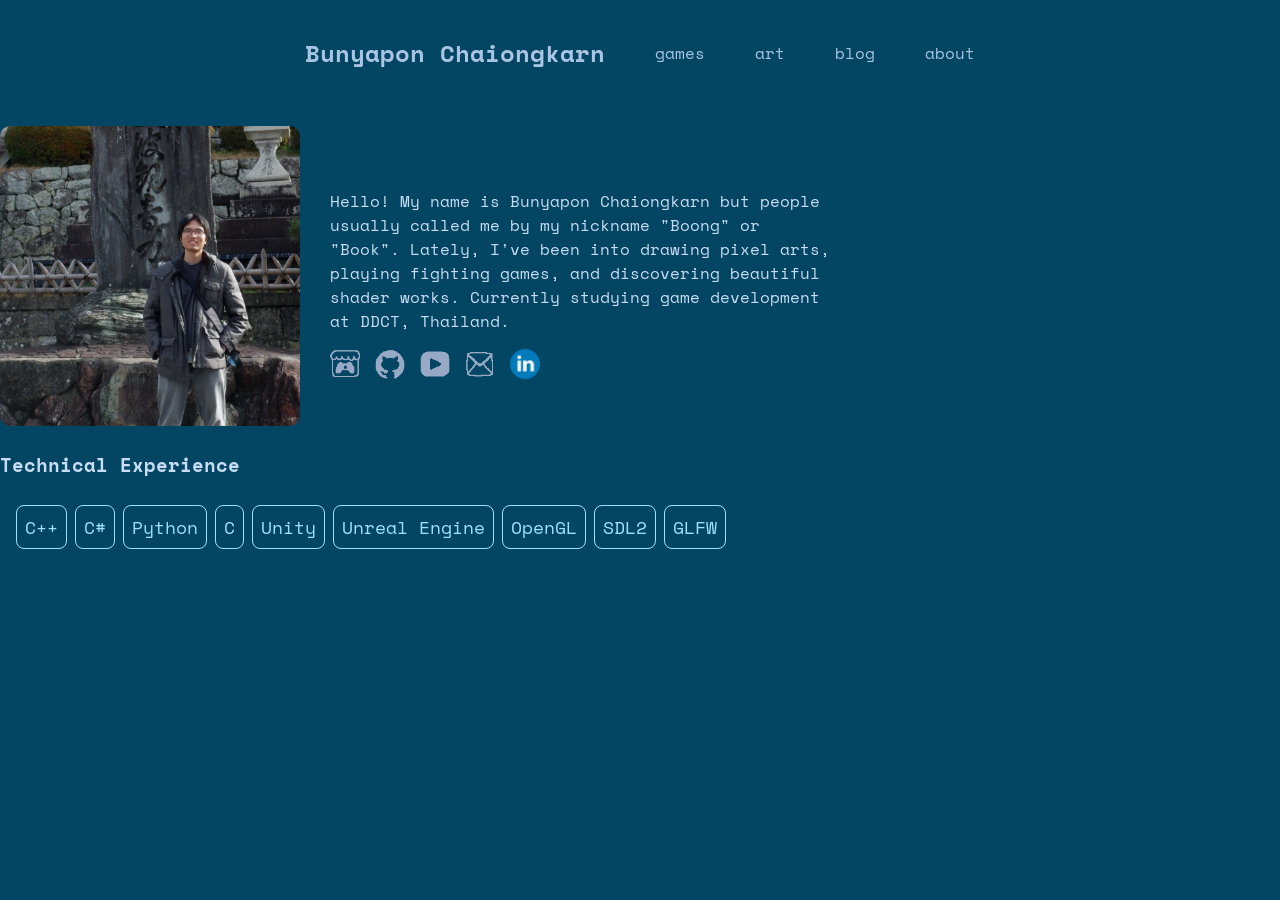
<file: about.html>
<!DOCTYPE html>
<html>
    <head>
    <meta charset="UTF-8">
    <meta http-equiv="X-UA-Compatible" content="IE=edge">
    <meta name="viewport" content="width=device-width, initial-scale=1.0">
    <title>Bunyapon Chaiongkarn</title>
    <link rel="stylesheet" href="style.css">
    <link href="https://fonts.googleapis.com/css2?family=Space+Mono:wght@400;700&display=swap" rel="stylesheet">
</head>
    <body>
        <div class="wrapper">
            <nav class="navbar">
                
                <ul>
                    <h2><a href="index.html">Bunyapon Chaiongkarn</a></h2>
                    <li><a href="index.html">games</a></li>
                    <li><a href="art.html">art</a></li>
                    <li><a href="blog.html">blog</a></li>
                    <li><a href="about.html">about</a></li>
                </ul>
            </nav>

            <div class="picture">
                <a target="_blank" href="images/pfp2.jpg">
                    <img class="profile-img" src="images/pfp2.jpg" alt="profile">
                </a>

                <div class="profile-text">
                    <p>Hello! My name is Bunyapon Chaiongkarn but people usually called me by my nickname "Boong" or "Book". 
                        Lately, I've been into drawing pixel arts, playing fighting games, and discovering beautiful shader works.
                        Currently studying game development at DDCT, Thailand.</p>

                    <div class="contact">
                        <ul>
                            <li>
                                <a href="https://elcappu.itch.io/" target="_blank">
                                    <img class="socials" src="images/itch.png">
                                </a>
                            </li>
                            <li>
                                <a href="https://github.com/ElCappucino/" target="_blank">
                                    <img class="socials" src="images/github.png">
                                </a>
                            </li>
                            <li>
                                <a href="https://www.youtube.com/@bunyaponchaiongkarn8258" target="_blank">
                                    <img class="socials" src="images/youtube.png">
                                </a>
                            </li>
                            <li>
                                <a href="mailto:boong2547bunyapon@gmail.com" target="_blank">
                                    <img class="socials" src="images/mail.png">
                                </a>
                            </li>

                            <li>
                                <a href="https://www.linkedin.com/in/bunyapon-chaiongkarn-63207a315/" target="_blank">
                                    <img class="socials" src="images/linkedin.png">
                                </a>
                            </li>
                            
                        </ul>
                    </div>
                </div>
                
            </div>
            <div class="technical-experience">
                    <h3>Technical Experience</h3>

                    <ul class="badge-list">
                        <li class="badge">C++</li>
                        <li class="badge">C#</li>
                        <li class="badge">Python</li>
                        <li class="badge">C</li>
                        <li class="badge">Unity</li>
                        <li class="badge">Unreal Engine</li>
                        <li class="badge">OpenGL</li>
                        <li class="badge">SDL2</li>
                        <li class="badge">GLFW</li>
                    </ul> 
                </div>

        </div>
    </body>

    <script src="https://cdnjs.cloudflare.com/ajax/libs/gsap/3.12.1/gsap.min.js"></script>

    <!-- <script>
        window.onload = function() {
            gsap.to(".wrapper", {
                duration: 0.8,
                opacity: 1,
                y: 0,
                stagger: 0.2,
                ease: "power3.out"
            });
        };
    </script> -->

    <script>
        window.addEventListener("load", function () {

            gsap.to(".wrapper", {
                duration: 0.8,
                opacity: 1,
                y: 0,
                ease: "power3.out"
            });
        
            document.querySelectorAll("a").forEach(link => {
            
                if (link.target === "_blank") return;
            
                link.addEventListener("click", function(e){
                
                    if (link.hostname !== window.location.hostname) return;
                
                    e.preventDefault();
                    const url = link.href;
                
                    gsap.to(".wrapper", {
                        duration: 0.5,
                        opacity: 0,
                        y: -30,
                        ease: "power2.in",
                        onComplete: () => window.location = url
                    });
                
                });
            
            });
        
        });
    </script>
</html>
</file>
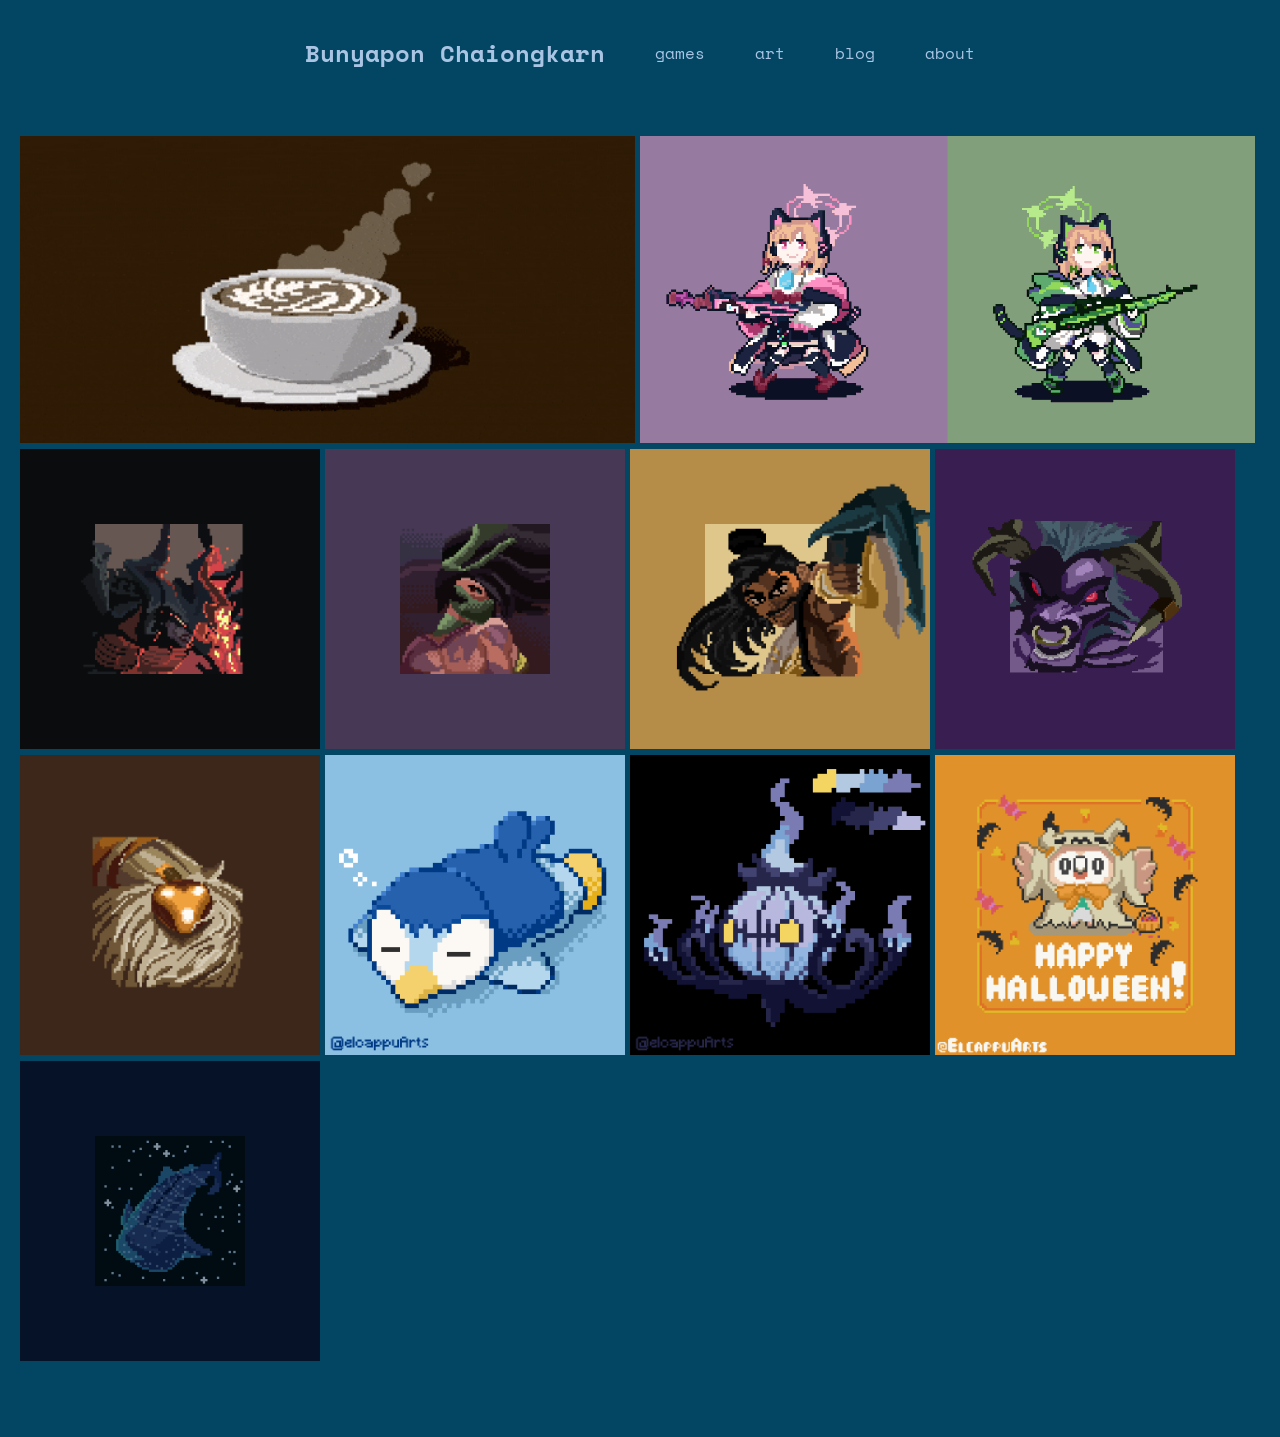
<file: art.html>
<!DOCTYPE html>
<html>
    <head>
    <meta charset="UTF-8">
    <meta http-equiv="X-UA-Compatible" content="IE=edge">
    <meta name="viewport" content="width=device-width, initial-scale=1.0">
    <title>Bunyapon Chaiongkarn</title>
    <link rel="stylesheet" href="style.css">
    <link href="https://fonts.googleapis.com/css2?family=Space+Mono:wght@400;700&display=swap" rel="stylesheet">
</head>
    <body>
        <div class="wrapper">
            <nav class="navbar">
                
                <ul>
                    <h2><a href="index.html">Bunyapon Chaiongkarn</a></h2>
                    <li><a href="index.html">games</a></li>
                    <li><a href="art.html">art</a></li>
                    <li><a href="blog.html">blog</a></li>
                    <li><a href="about.html">about</a></li>
                </ul>
            </nav>

            <main>
                <div class="arts-container">
                    <ul>
                        <li>
                            <a href="images/arts/coffee-gif.gif" target="_blank">
                                <img class="arts-huge" src="images/arts/coffee-gif.gif">
                            </a>
                        </li>
                        <li>
                            <a href="images/arts/gamedevgirl-ba.png" target="_blank">
                                <img class="arts-huge" src="images/arts/gamedevgirl-ba.png">
                            </a>
                        </li>
                        <li>
                            <a href="images/arts/aatrox.png" target="_blank">
                                <img class="arts" src="images/arts/aatrox.png">
                            </a>
                        </li>
                        
                        <li>
                            <a href="images/arts/akali.png" target="_blank">
                                <img class="arts" src="images/arts/akali.png">
                            </a>
                        </li>
                        <li>
                            <a href="images/arts/akshan.png" target="_blank">
                                <img class="arts" src="images/arts/akshan.png">
                            </a>
                        </li>
                        <li>
                            <a href="images/arts/alistar.png" target="_blank">
                                <img class="arts" src="images/arts/alistar.png">
                            </a>
                        </li>
                        <li>
                            <a href="images/arts/bard.png" target="_blank">
                                <img class="arts" src="images/arts/bard.png">
                            </a>
                        </li>
                        <li>
                            <a href="images/arts/pochama.png" target="_blank">
                                <img class="arts" src="images/arts/pochama.png">
                            </a>
                        </li>
                        <li>
                            <a href="images/arts/chandelure.png" target="_blank">
                                <img class="arts" src="images/arts/chandelure.png">
                            </a>
                        </li>
                        <li>
                            <a href="images/arts/halloween-poke.png" target="_blank">
                                <img class="arts" src="images/arts/halloween-poke.png">
                            </a>
                        </li>
                        
                        <li>
                            <a href="images/arts/whaleshark.png" target="_blank">
                                <img class="arts" src="images/arts/whaleshark.png">
                            </a>
                        </li>
                        
                    </ul>
                </div>
            </main>
        </div>
    </body>

    <script src="https://cdnjs.cloudflare.com/ajax/libs/gsap/3.12.1/gsap.min.js"></script>


    <script>
        window.addEventListener("load", function () {

            gsap.to(".wrapper", {
                duration: 0.8,
                opacity: 1,
                y: 0,
                ease: "power3.out"
            });
        
            document.querySelectorAll("a").forEach(link => {
            
                if (link.target === "_blank") return;
            
                link.addEventListener("click", function(e){
                
                    if (link.hostname !== window.location.hostname) return;
                
                    e.preventDefault();
                    const url = link.href;
                
                    gsap.to(".wrapper", {
                        duration: 0.5,
                        opacity: 0,
                        y: -30,
                        ease: "power2.in",
                        onComplete: () => window.location = url
                    });
                
                });
            
            });
        
        });
    </script>
</html>
</file>
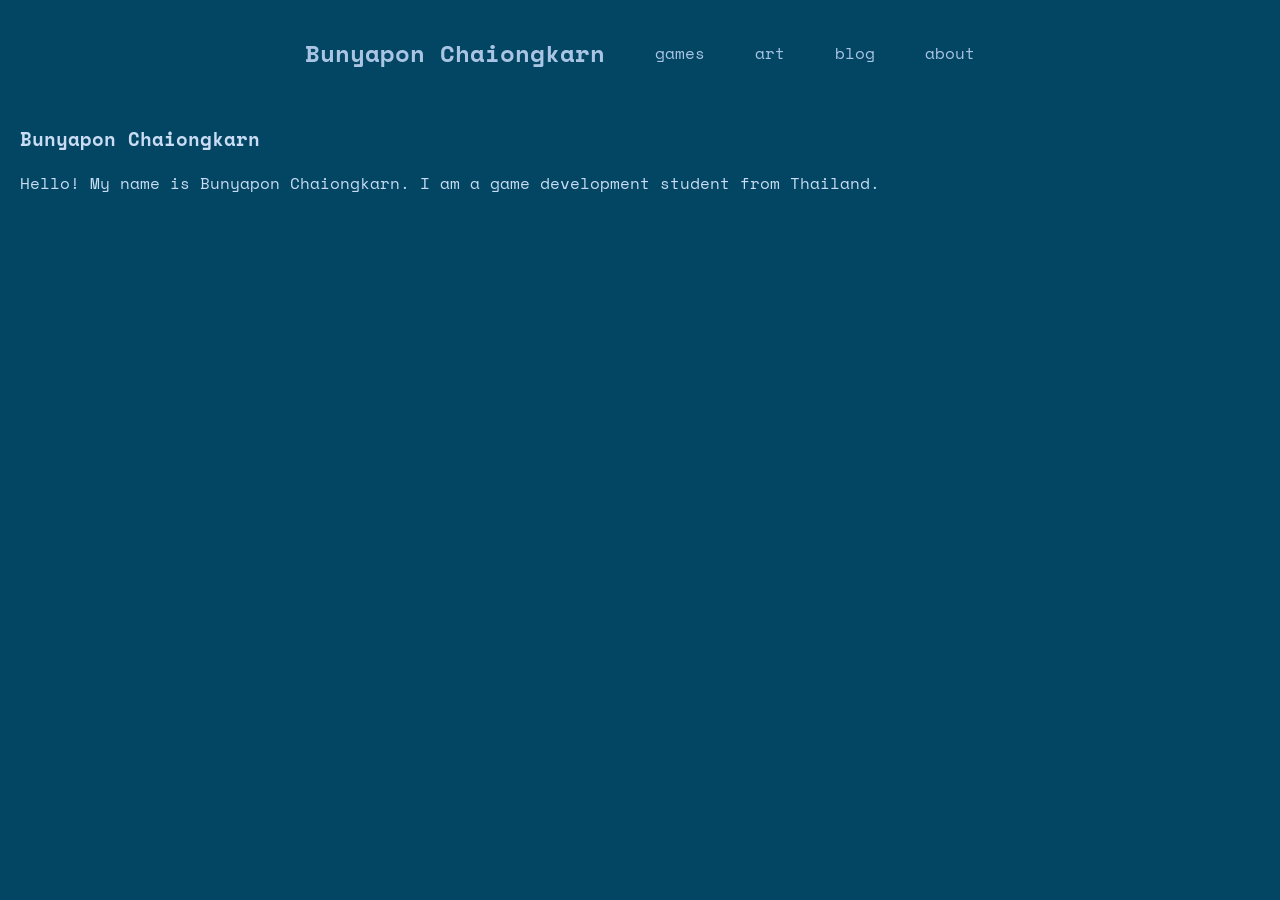
<file: blog.html>
<!DOCTYPE html>
<html>
    <head>
    <meta charset="UTF-8">
    <meta http-equiv="X-UA-Compatible" content="IE=edge">
    <meta name="viewport" content="width=device-width, initial-scale=1.0">
    <title>Bunyapon Chaiongkarn</title>
    <link rel="stylesheet" href="style.css">
    <link href="https://fonts.googleapis.com/css2?family=Space+Mono:wght@400;700&display=swap" rel="stylesheet">
</head>
    <body>
        <div class="wrapper">
            <nav class="navbar">
                
                <ul>
                    <h2><a href="index.html">Bunyapon Chaiongkarn</a></h2>
                    <li><a href="index.html">games</a></li>
                    <li><a href="art.html">art</a></li>
                    <li><a href="blog.html">blog</a></li>
                    <li><a href="about.html">about</a></li>
                </ul>
            </nav>

            <main>
                <h3>Bunyapon Chaiongkarn</h3>
                <p>Hello! My name is Bunyapon Chaiongkarn. I am a game development student from Thailand.</p>
            </main>
        </div>
    </body>

    <script src="https://cdnjs.cloudflare.com/ajax/libs/gsap/3.12.1/gsap.min.js"></script>


    <script>
        window.addEventListener("load", function () {

            gsap.to(".wrapper", {
                duration: 0.8,
                opacity: 1,
                y: 0,
                ease: "power3.out"
            });
        
            document.querySelectorAll("a").forEach(link => {
            
                if (link.target === "_blank") return;
            
                link.addEventListener("click", function(e){
                
                    if (link.hostname !== window.location.hostname) return;
                
                    e.preventDefault();
                    const url = link.href;
                
                    gsap.to(".wrapper", {
                        duration: 0.5,
                        opacity: 0,
                        y: -30,
                        ease: "power2.in",
                        onComplete: () => window.location = url
                    });
                
                });
            
            });
        
        });
    </script>
</html>
</file>
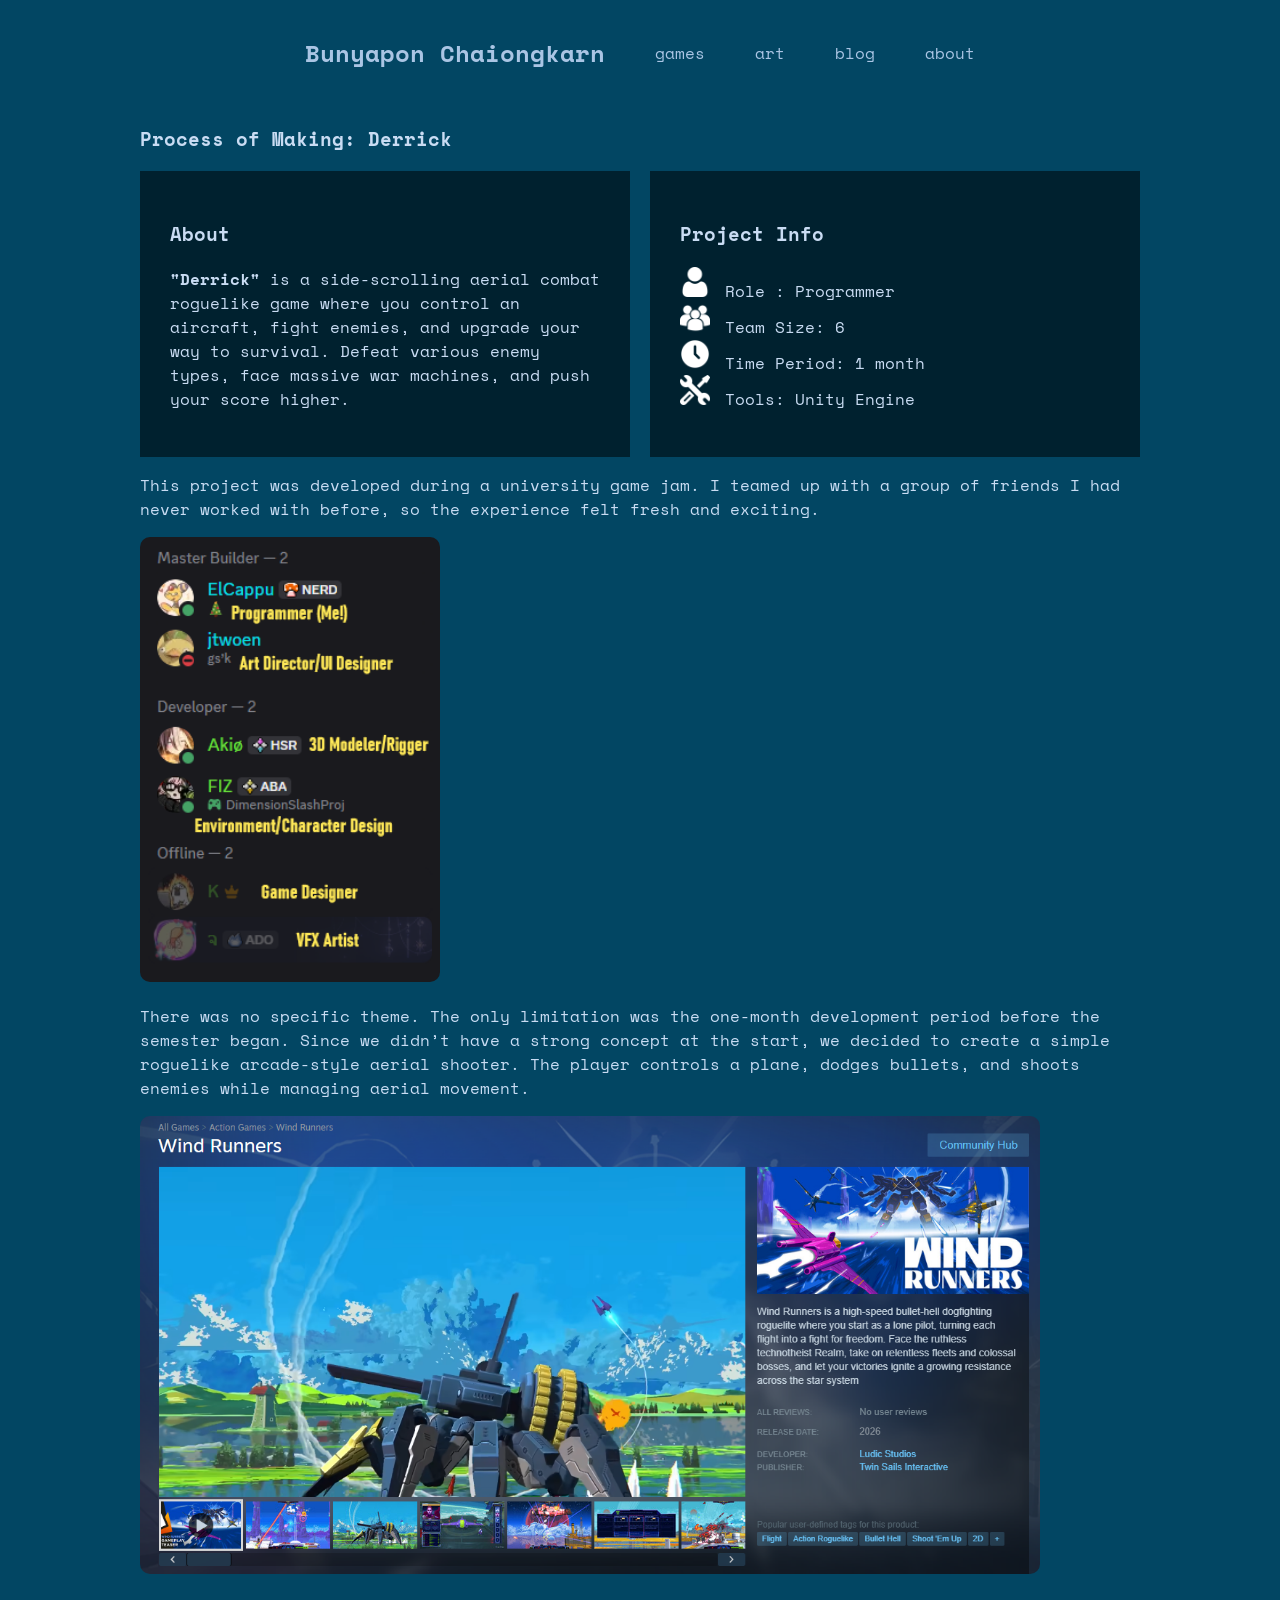
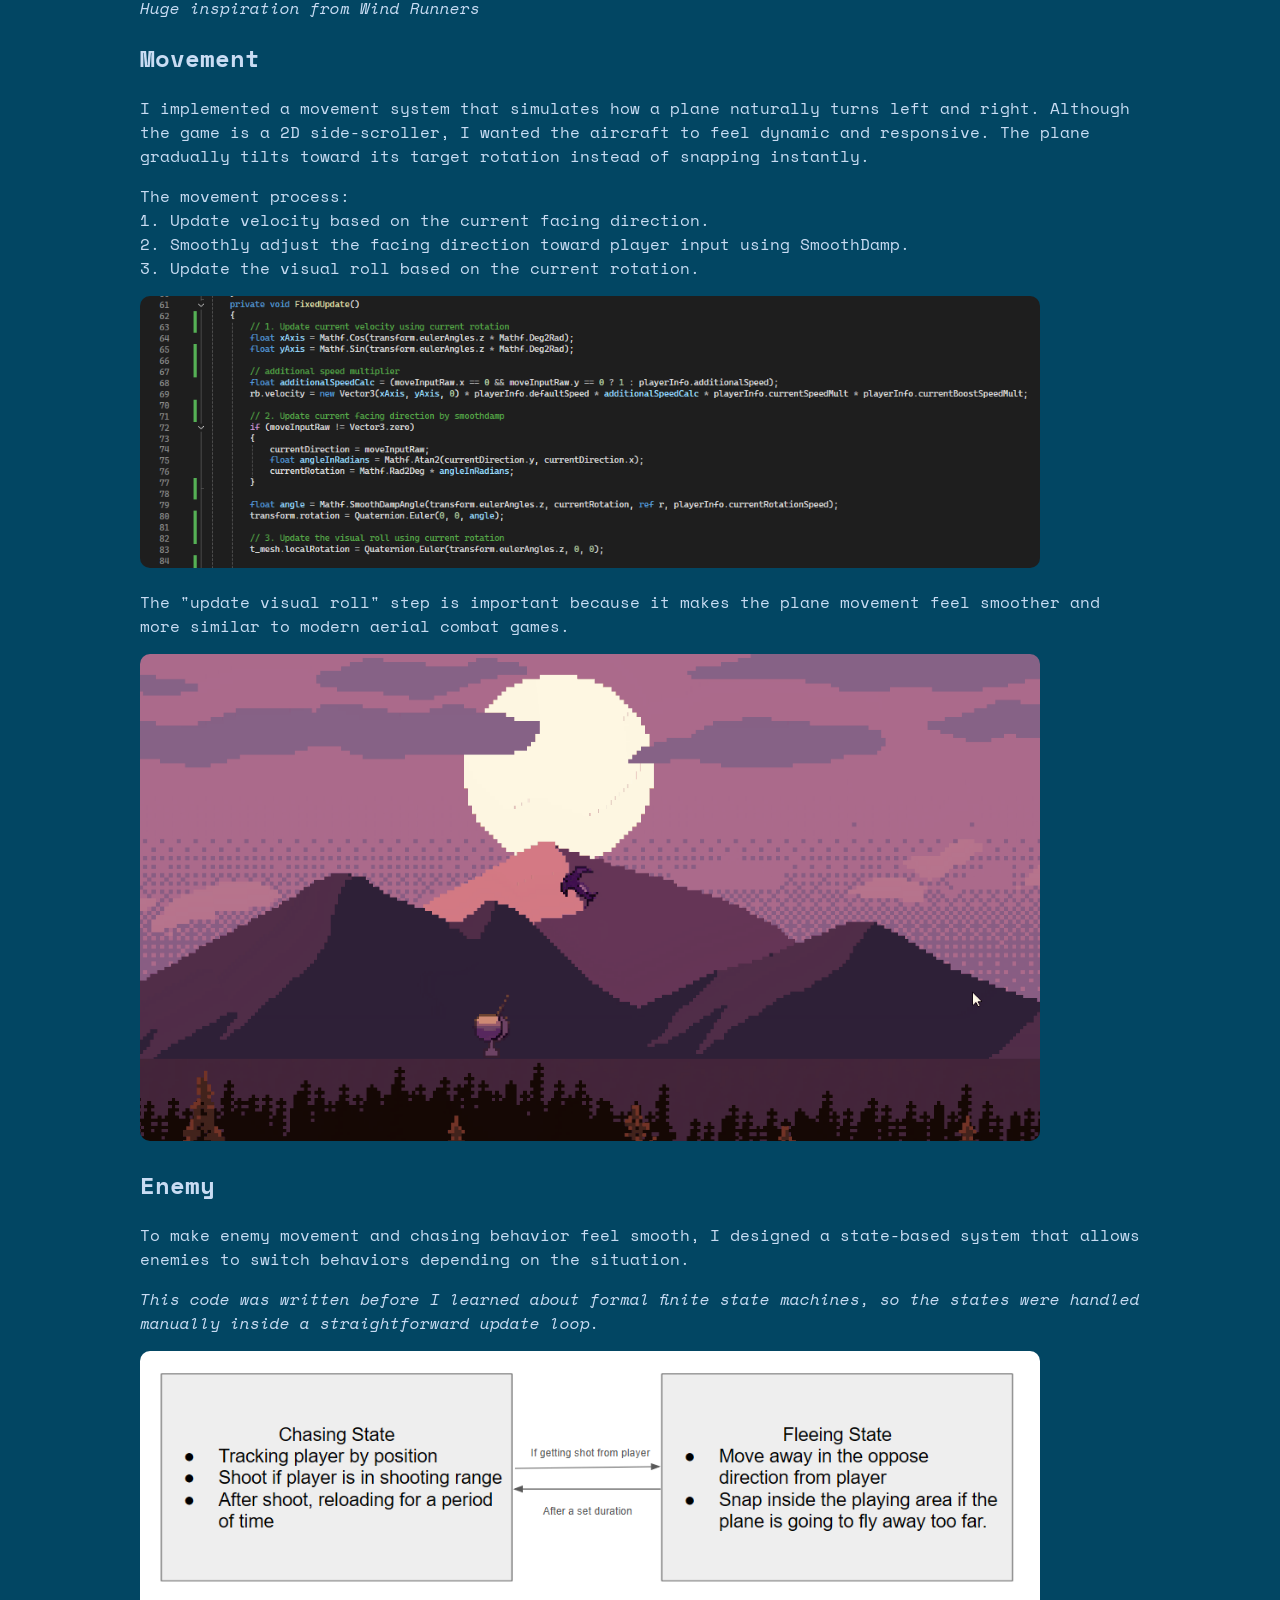
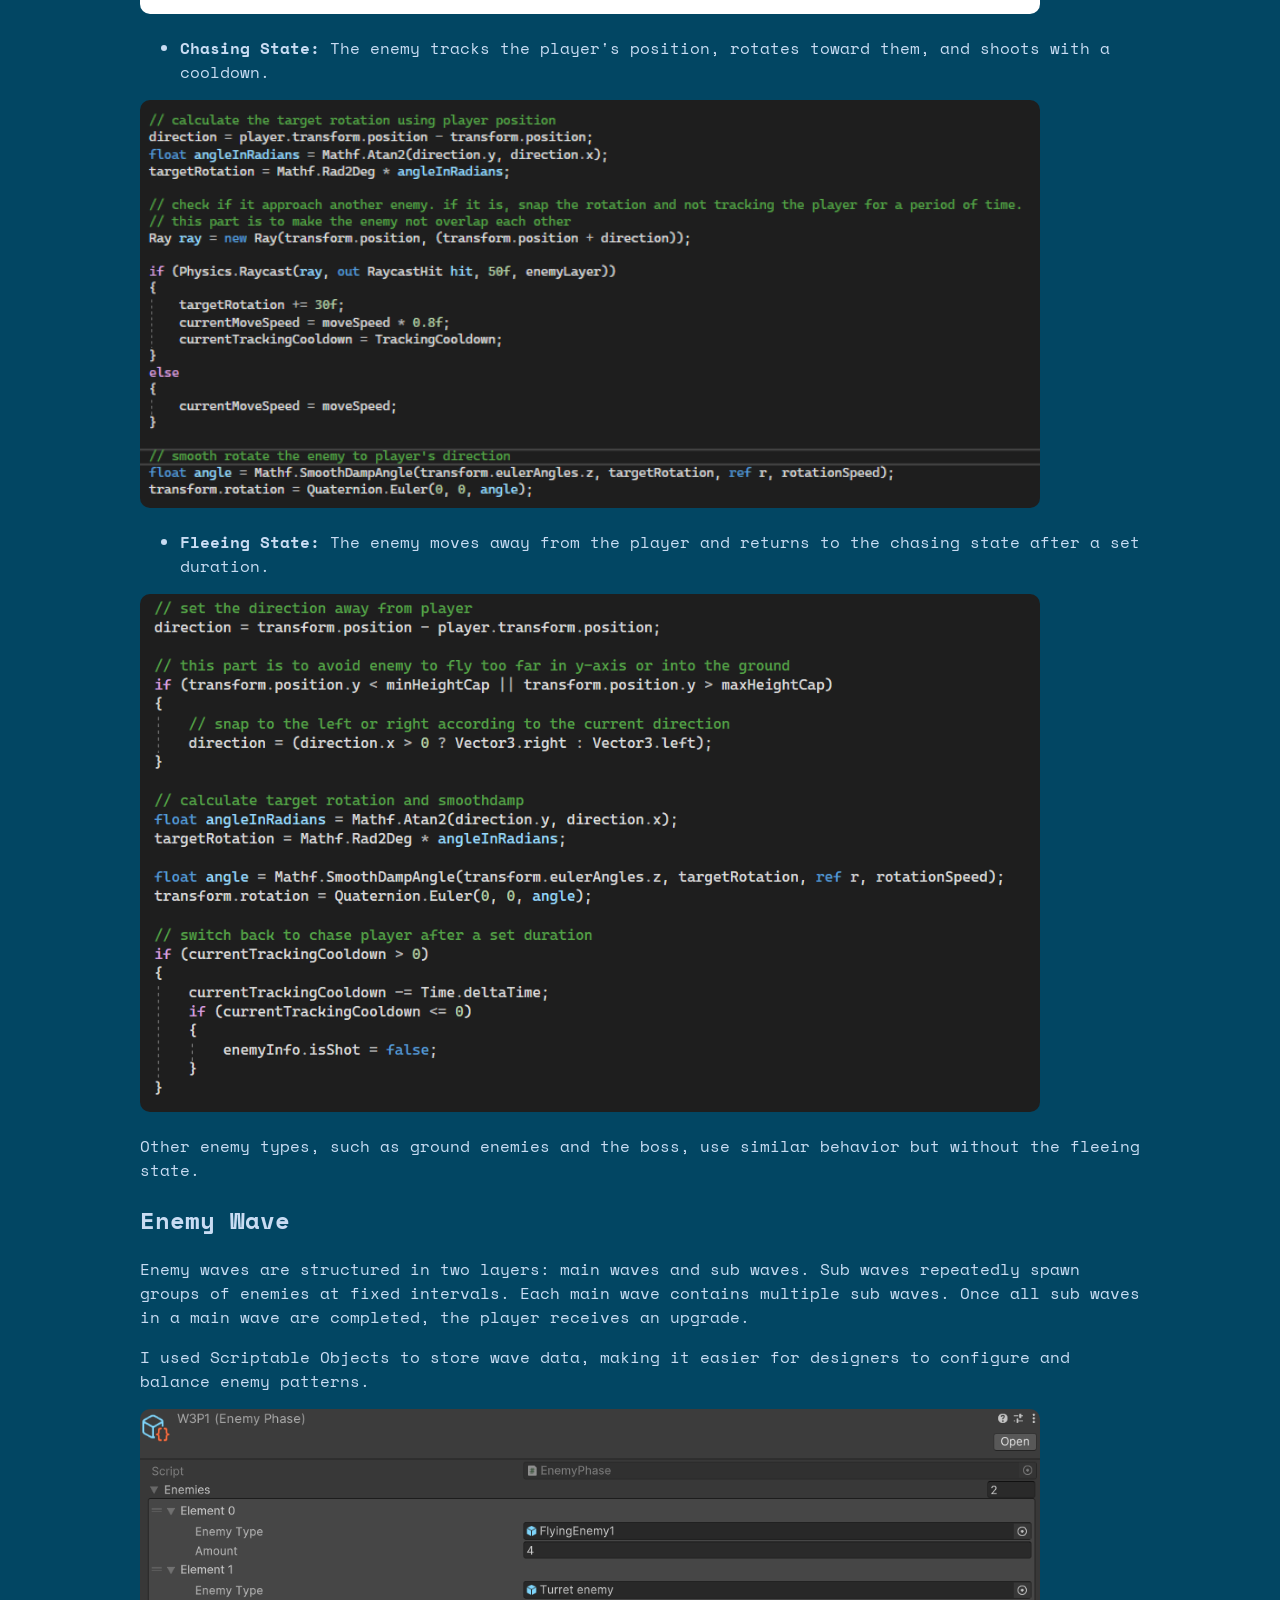
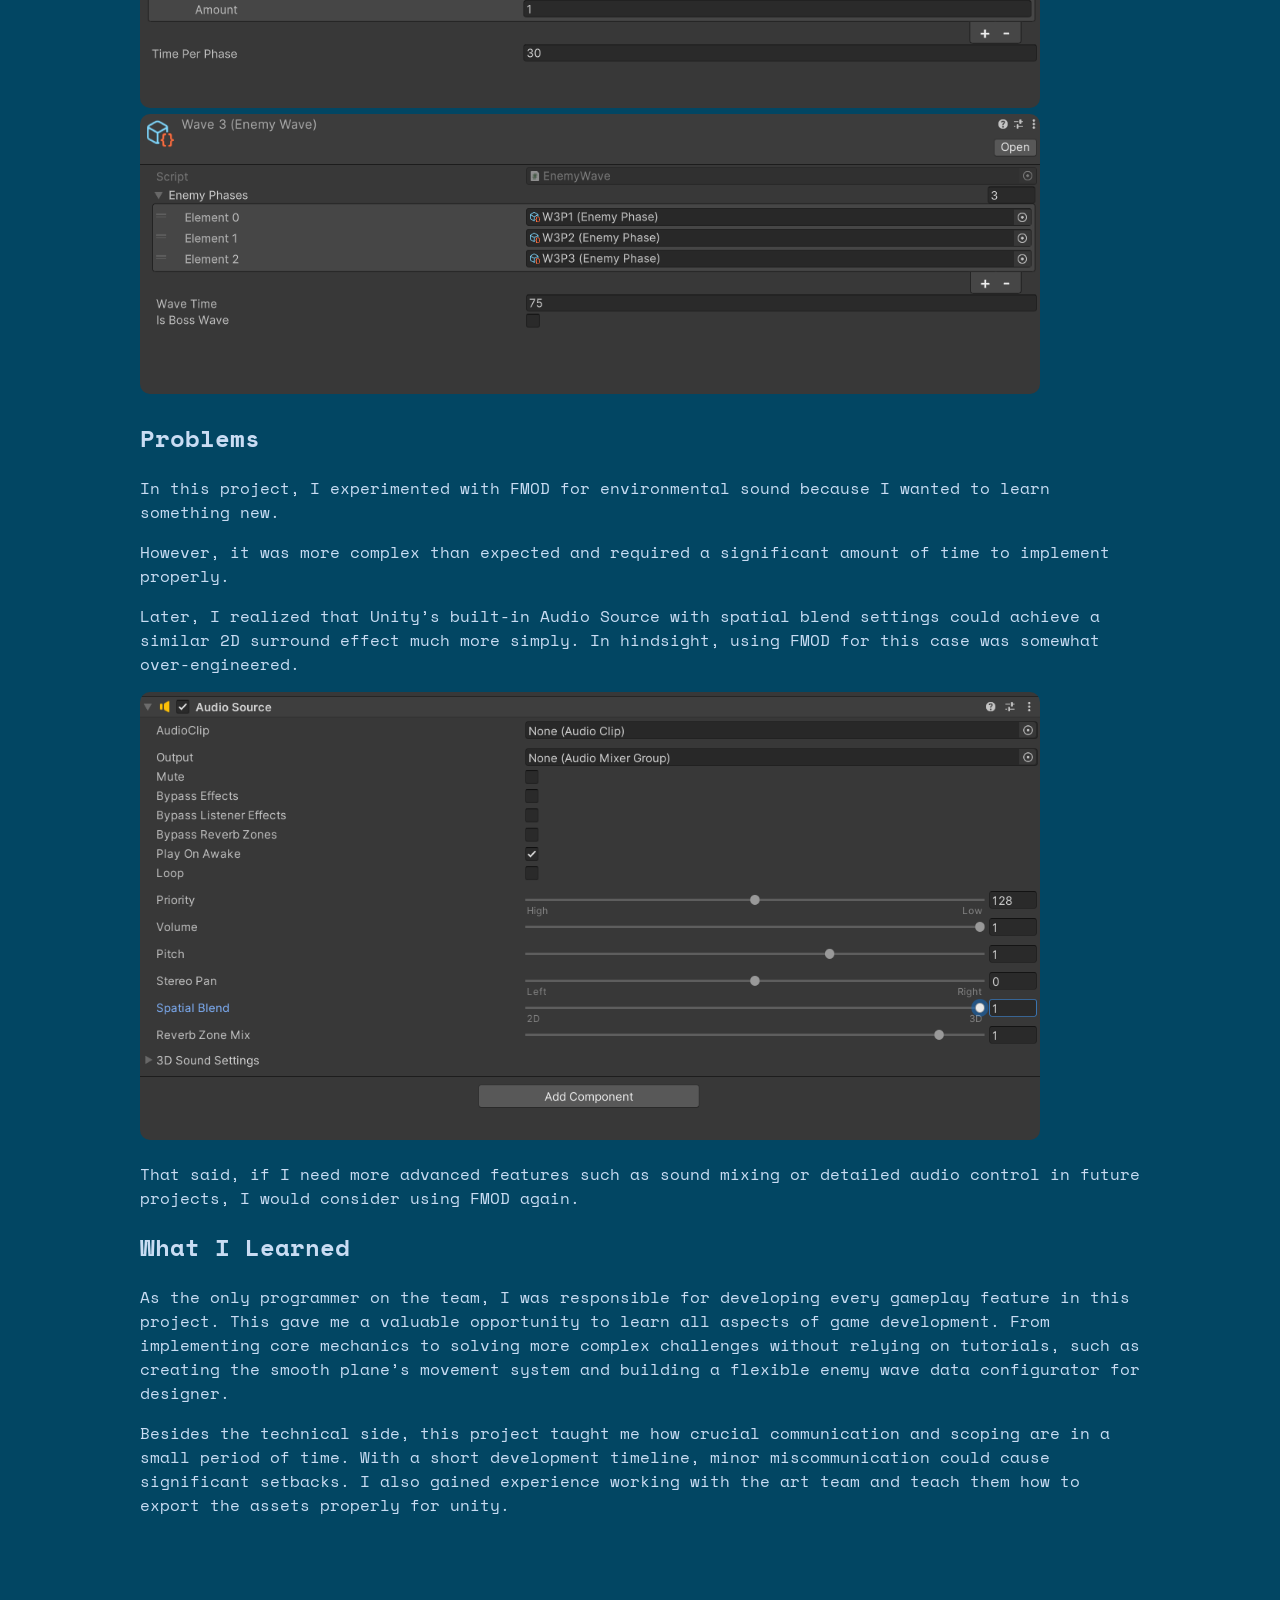
<file: games-devlog/devlog-derrick.html>
<!DOCTYPE html>
<html>
    <head>
    <meta charset="UTF-8">
    <meta http-equiv="X-UA-Compatible" content="IE=edge">
    <meta name="viewport" content="width=device-width, initial-scale=1.0">
    <title>Bunyapon Chaiongkarn</title>
    <link rel="stylesheet" href="../style.css">
    <link href="https://fonts.googleapis.com/css2?family=Space+Mono:wght@400;700&display=swap" rel="stylesheet">
</head>
    <body>
        <div class="wrapper">
            <nav class="navbar">
                
                <ul>
                    <h2><a href="../index.html">Bunyapon Chaiongkarn</a></h2>
                    <li><a href="../index.html">games</a></li>
                    <li><a href="../art.html">art</a></li>
                    <li><a href="../blog.html">blog</a></li>
                    <li><a href="../about.html">about</a></li>
                </ul>
            </nav>

            <div class="devlog-main">
                <h3>Process of Making: Derrick</h3>
                
                <nav class="experience-grid">
                    <nav class="about">
                        <h3>About</h3>
                        <p><b>"Derrick"</b> is a side-scrolling aerial combat roguelike game where you control an aircraft,
                            fight enemies, and upgrade your way to survival. Defeat various enemy types,
                            face massive war machines, and push your score higher.
                        </p>
                    </nav>
                    <nav class="project-info">
                        <h3>Project Info</h3>
                        <div class="project-info-detail">
                            <ul>
                                <li>
                                    <img class="socials" src="../images/icon/role-white.png">
                                    Role : Programmer
                                </li>
                                <li>
                                    <img class="socials" src="../images/icon/team-white.png">
                                    Team Size: 6
                                </li>
                                <li>
                                    <img class="socials" src="../images/icon/time-white.png">
                                    Time Period: 1 month
                                </li>
                                <li>
                                    <img class="socials" src="../images/icon/tools-white.png">
                                    Tools: Unity Engine
                                </li>   
                            </ul>
                        </div>
                    </nav>
                </nav>

                <p>
                This project was developed during a university game jam. I teamed up with a group of friends I had never worked with before,
                so the experience felt fresh and exciting.
                </p>

                <a target="_blank" href="../images/team-derrick.png">
                    <img class="devlog-img-small" src="../images/team-derrick.png" alt="profile">
                </a>

                <p>
                There was no specific theme. The only limitation was the one-month development period before the semester began.
                Since we didn’t have a strong concept at the start, we decided to create a simple roguelike arcade-style aerial shooter.
                The player controls a plane, dodges bullets, and shoots enemies while managing aerial movement.
                </p>

                <a target="_blank" href="../images/derrick-inspiration.png">
                    <img class="devlog-img" src="../images/derrick-inspiration.png" alt="profile">
                </a>
                <p>
                    <i>Huge inspiration from Wind Runners</i>
                </p>

                <h2>Movement</h2>
                <p>
                I implemented a movement system that simulates how a plane naturally turns left and right.
                Although the game is a 2D side-scroller, I wanted the aircraft to feel dynamic and responsive.
                The plane gradually tilts toward its target rotation instead of snapping instantly.
                </p>

                <p>
                The movement process:
                <br>1. Update velocity based on the current facing direction.
                <br>2. Smoothly adjust the facing direction toward player input using SmoothDamp.
                <br>3. Update the visual roll based on the current rotation.
                </p>

                <a target="_blank" href="../images/derrick_code1.png">
                    <img class="devlog-img" src="../images/derrick_code1.png" alt="profile">
                </a>

                <p>
                The "update visual roll" step is important because it makes the plane movement feel smoother
                and more similar to modern aerial combat games.
                </p>

                <a target="_blank" href="../images/plane2_exampleClip.gif">
                    <img class="devlog-img" src="../images/plane2_exampleClip.gif" alt="profile">
                </a>

                <h2>Enemy</h2>
                <p>
                To make enemy movement and chasing behavior feel smooth, I designed a state-based system
                that allows enemies to switch behaviors depending on the situation.
                </p>

                <p><i>
                This code was written before I learned about formal finite state machines,
                so the states were handled manually inside a straightforward update loop.
                </i></p>

                <a target="_blank" href="../images/derrick-enemy.png">
                    <img class="devlog-img" src="../images/derrick-enemy.png" alt="profile">
                </a>

                <ul>
                <li><b>Chasing State:</b> The enemy tracks the player's position, rotates toward them, and shoots with a cooldown.</li>
                </ul>

                <a target="_blank" href="../images/derrick-enemy-chase.png">
                    <img class="devlog-img" src="../images/derrick-enemy-chase.png" alt="profile">
                </a>

                <ul>
                <li><b>Fleeing State:</b> The enemy moves away from the player and returns to the chasing state after a set duration.</li>
                </ul>

                <a target="_blank" href="../images/derrick-enemy-flee.png">
                    <img class="devlog-img" src="../images/derrick-enemy-flee.png" alt="profile">
                </a>

                <p>
                Other enemy types, such as ground enemies and the boss, use similar behavior but without the fleeing state.
                </p>

                <h2>Enemy Wave</h2>

                <p>
                Enemy waves are structured in two layers: main waves and sub waves.
                Sub waves repeatedly spawn groups of enemies at fixed intervals.
                Each main wave contains multiple sub waves.
                Once all sub waves in a main wave are completed, the player receives an upgrade.
                </p>

                <p>
                I used Scriptable Objects to store wave data, making it easier for designers to configure and balance enemy patterns.
                </p>

                <a target="_blank" href="../images/derrick-enemy-wave.png">
                    <img class="devlog-img" src="../images/derrick-enemy-wave.png" alt="profile">
                </a>

                <a target="_blank" href="../images/derrick-enemy-wave2.png">
                    <img class="devlog-img" src="../images/derrick-enemy-wave2.png" alt="profile">
                </a>

                <h2>Problems</h2>

                <p>
                In this project, I experimented with FMOD for environmental sound because I wanted to learn something new.
                </p>

                <p>
                However, it was more complex than expected and required a significant amount of time to implement properly.
                </p>

                <p>
                Later, I realized that Unity’s built-in Audio Source with spatial blend settings
                could achieve a similar 2D surround effect much more simply.
                In hindsight, using FMOD for this case was somewhat over-engineered.
                </p>

                <a target="_blank" href="../images/derrick-sound.png">
                    <img class="devlog-img" src="../images/derrick-sound.png" alt="profile">
                </a>

                <p>
                That said, if I need more advanced features such as sound mixing or detailed audio control in future projects,
                I would consider using FMOD again.
                </p>

                <h2>What I Learned</h2>

                <p> 
                    As the only programmer on the team, I was responsible for developing every gameplay feature in this project. 
                    This gave me a valuable opportunity to learn all aspects of game development. 
                    From implementing core mechanics to solving more complex challenges without relying on tutorials, 
                    such as creating the smooth plane’s movement system and building a flexible enemy wave data configurator for designer. 
                </p> 
                <p> 
                    Besides the technical side, this project taught me how crucial communication and scoping 
                    are in a small period of time. With a short development timeline, 
                    minor miscommunication could cause significant setbacks. 
                    I also gained experience working with the art team and teach them how to export 
                    the assets properly for unity. 
                </p>
            </div>
        </div>

        
    </body>

    <script src="https://cdnjs.cloudflare.com/ajax/libs/gsap/3.12.1/gsap.min.js"></script>


    <script>
        window.addEventListener("load", function () {

            gsap.to(".wrapper", {
                duration: 0.8,
                opacity: 1,
                y: 0,
                ease: "power3.out"
            });
        
            document.querySelectorAll("a").forEach(link => {
            
                if (link.target === "_blank") return;
            
                link.addEventListener("click", function(e){
                
                    if (link.hostname !== window.location.hostname) return;
                
                    e.preventDefault();
                    const url = link.href;
                
                    gsap.to(".wrapper", {
                        duration: 0.5,
                        opacity: 0,
                        y: -30,
                        ease: "power2.in",
                        onComplete: () => window.location = url
                    });
                
                });
            
            });
        
        });
    </script>
</html>
</file>
<file: style.css>
body{
    margin: 0px;
    margin-bottom: 100px;
    font-family: 'Space Mono', monospace;
    background-color: #024663;
    color: hsl(212, 64%, 87%);
}

.wrapper {
    opacity:0;
    transform:translateY(30px);
    width: min(1400px, 100%);
    margin: 0px auto;
}
div {
    display: block;
    unicode-bidi: isolate;
}
main{
    margin-left: 20px;
    margin-right: 20px;
    
}
h1{
    text-align: center;
}
p{
    font-weight: lighter;
}
.navbar ul{
    list-style-type: none;
    padding: 0;
    margin: 0;

    display: flex;
    justify-content: center; 
    align-items: center;
    gap: 20px;
}

.navbar a{
    color: hsl(212, 52%, 78%);
    text-decoration: none;
    padding: 15px;
    display: block;
    text-align: center;
    transition: 150ms ease;
}

.navbar li a:hover{
    color: hsl(0, 0%, 77%);
    transform: scale(1.2);
}

.navbar h2 a:hover{
    color: hsl(0, 0%, 77%);
}

.navbar li{
    float: right;
    margin-block-start: 0.83em;
    margin-block-end: 0.83em;
}

.navbar h2{
    float: left;
}

.picture {
    display: flex;          
    align-items: center;    
    gap: 30px;              
    margin-top: 20px;
}

.profile-img {
    width: 300px;           
    height: auto;          
    border-radius: 10px;   
}

.profile-text {
    max-width: 500px;
}

.socials {
    margin-right: 5px;
    width: 30px;
    transition: 150ms ease;
}

.socials:hover{
    transform: scale(1.2)
}

.contact{
    width: 100%;
    display: flex;
    align-items: flex-end;
    justify-content: left;
}

.contact ul{
    list-style-type: none;
    margin: 0;
    padding: 0;
}

.contact li{
    list-style: none;
    display: inline;
}

.contact a{
    text-decoration: none;
}

.arts-container{
    
    width: 100%;
    display: flex;
    align-items: flex-end;
    justify-content: left;
}

.arts-container ul {
    list-style-type: none;
    margin: 0;
    padding: 0;
    display: flex;
    flex-wrap: wrap; 
}

.arts-container li {
    list-style: none;
    display: inline-block; 
    transform: translateY(30px); 
}

.arts-container a{
    text-decoration: none;
}

.arts{
    margin-right: 5px;
    width: 300px;
}
.arts-huge{
    margin-right: 5px;
    width: 615px;
}

.games-grid {
    width: 100%;
    display: grid;
    grid-template-columns: repeat(auto-fill, minmax(250px, 1fr));
    gap: 20px;
    margin-bottom: 25px;
}

.games-grid-container {
    transform: translateY(30px);
}

.games-preview {
    position: relative;
    width: 100%;
    aspect-ratio: 1 / 1;
    overflow: hidden;
}

/* Background image */
.games-bg {
    width: 100%;
    height: 100%;
    background-position: center;
    background-size: cover;
    transition: transform 0.4s ease;
}

/* Overlay container */
.games-overlay {
    position: absolute;
    inset: 0;
    display: flex;
    opacity: 0;
    transition: opacity 0.3s ease;
}

/* Left and right split */
.overlay-left,
.overlay-right {
    flex: 1;
    display: flex;
    align-items: center;
    justify-content: center;
    text-decoration: none;
    font-weight: bold;
    font-size: 18px;
    color: white;
    transition: background 0.3s ease;
}

/* Left side */
.overlay-left {
    background: rgba(0, 0, 0, 0.6);
}

/* Right side */
.overlay-right {
    background: rgba(0, 0, 0, 0.6);
}

/* Hover effects */
.games-preview:hover .games-overlay {
    opacity: 1;
}

.games-preview:hover .games-bg {
    transform: scale(1.05);
}

/* Optional hover brightness */
.overlay-left:hover,
.overlay-right:hover {
    background: rgba(0, 0, 0, 0.8);
}

.games-link{
    text-align: center;
    display: block;
    margin-top: 8px;
    
    
}

.devlog-main {
    max-width: 1000px;
    margin: 0 auto; 
}

.devlog-main ul{
    display: block;
    margin-block-start: 1em;
    margin-block-end: 1em;

}
.devlog-img{
    width: 900px;           
    height: auto;          
    border-radius: 10px;  
}

.devlog-img-small{
    width: 300px;           
    height: auto;          
    border-radius: 10px;  
}

.devlog-img-medium{
    width: 500px;           
    height: auto;          
    border-radius: 10px;  
}


.experience-grid{
    display: grid;
    grid-template-columns: 1fr 1fr;
    gap: 20px;
    align-items: stretch;
}

.about,
.project-info {
    
    padding: 30px;
    background-color: #00212f;
}

.project-info-detail ul{
    list-style-type: none;
    margin: 0;
    padding: 0;
}

.badge-list{
    display: flex;
    flex-wrap: wrap;
    padding: 8px 12px 0;
    margin-bottom: 32px;
}
.technical-experience h1{
    text-align: left;
}
.badge-list .badge{
    font-size: 1.125rem;
    font-weight: 500;
    color: #000;
    list-style: none;
    padding: 8px;
    border-radius: 8px;
    border: 1px solid #9ce1ff;
    color: #9ce1ff;
    white-space: nowrap;
    margin: 0 4px 16px;
}
</file>
